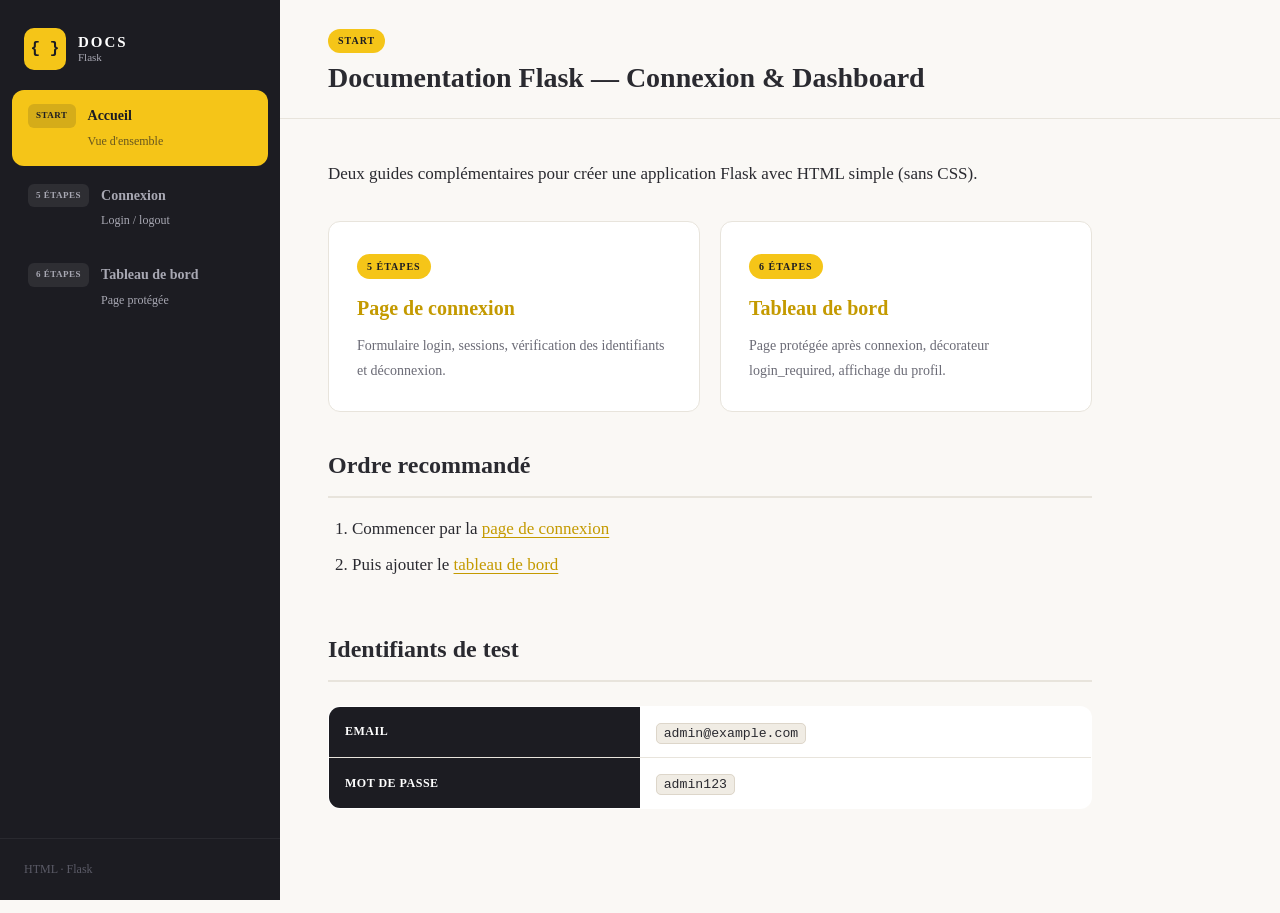
<file: index.html>
<!DOCTYPE html>
<html lang="fr">
<head>
    <meta charset="UTF-8">
    <meta name="viewport" content="width=device-width, initial-scale=1.0">
    <title>Accueil — Documentation Flask</title>
    <link rel="stylesheet" href="css/style.css">
</head>
<body>
    <div class="layout">
        <aside class="sidebar">
            <div class="sidebar-header">
                <a href="index.html" class="brand">
                    <span class="brand-icon">{ }</span>
                    <span class="brand-text">
                        <strong>DOCS</strong>
                        <small>Flask</small>
                    </span>
                </a>
            </div>
            <nav class="sidebar-nav">
                <a href="index.html" class="nav-item active">
                    <span class="nav-badge">Start</span>
                    <span class="nav-item-text">
                        <strong>Accueil</strong>
                        <small>Vue d'ensemble</small>
                    </span>
                </a>
                <a href="connexion.html" class="nav-item">
                    <span class="nav-badge">5 étapes</span>
                    <span class="nav-item-text">
                        <strong>Connexion</strong>
                        <small>Login / logout</small>
                    </span>
                </a>
                <a href="dashboard.html" class="nav-item">
                    <span class="nav-badge">6 étapes</span>
                    <span class="nav-item-text">
                        <strong>Tableau de bord</strong>
                        <small>Page protégée</small>
                    </span>
                </a>
            </nav>
            <div class="sidebar-footer">
                <p>HTML · Flask</p>
            </div>
        </aside>

        <div class="main">
            <header class="topbar">
                <span class="topbar-badge">Start</span>
                <h1 class="topbar-title">Documentation Flask — Connexion & Dashboard</h1>
            </header>

            <article class="doc-content">
                <p>Deux guides complémentaires pour créer une application Flask avec HTML simple (sans CSS).</p>

                <div class="cards">
                    <a href="connexion.html" class="card">
                        <span class="card-badge">5 étapes</span>
                        <h2>Page de connexion</h2>
                        <p>Formulaire login, sessions, vérification des identifiants et déconnexion.</p>
                    </a>
                    <a href="dashboard.html" class="card">
                        <span class="card-badge">6 étapes</span>
                        <h2>Tableau de bord</h2>
                        <p>Page protégée après connexion, décorateur login_required, affichage du profil.</p>
                    </a>
                </div>

                <h2>Ordre recommandé</h2>
                <ol>
                    <li>Commencer par la <a href="connexion.html">page de connexion</a></li>
                    <li>Puis ajouter le <a href="dashboard.html">tableau de bord</a></li>
                </ol>

                <h2>Identifiants de test</h2>
                <table>
                    <tr><th>Email</th><td><code>admin@example.com</code></td></tr>
                    <tr><th>Mot de passe</th><td><code>admin123</code></td></tr>
                </table>
            </article>
        </div>
    </div>
</body>
</html>
</file>
<file: css/style.css>
:root {
    --sidebar-bg: #1c1c22;
    --sidebar-text: #a8a8b3;
    --sidebar-width: 280px;
    --content-bg: #faf8f5;
    --content-text: #2a2a30;
    --content-muted: #6b6b76;
    --accent: #f5c518;
    --accent-dark: #c49a00;
    --border: #e8e4dc;
    --code-bg: #f0ece4;
    --font-display: Georgia, "Times New Roman", serif;
    --font-body: Georgia, "Times New Roman", serif;
    --font-mono: Consolas, Monaco, monospace;
    --radius: 12px;
}

*, *::before, *::after { box-sizing: border-box; margin: 0; padding: 0; }

html { scroll-behavior: smooth; }

body {
    font-family: var(--font-body);
    font-size: 17px;
    line-height: 1.75;
    color: var(--content-text);
    background: var(--content-bg);
}

.layout { display: flex; min-height: 100vh; }

/* Sidebar */
.sidebar {
    position: fixed;
    top: 0; left: 0;
    width: var(--sidebar-width);
    height: 100vh;
    background: var(--sidebar-bg);
    color: var(--sidebar-text);
    display: flex;
    flex-direction: column;
    overflow-y: auto;
    z-index: 100;
}

.sidebar-header { padding: 28px 24px 20px; }

.brand {
    display: flex;
    align-items: center;
    gap: 12px;
    text-decoration: none;
    color: white;
}

.brand-icon {
    width: 42px; height: 42px;
    background: var(--accent);
    color: var(--sidebar-bg);
    border-radius: 10px;
    display: flex;
    align-items: center;
    justify-content: center;
    font-family: var(--font-mono);
    font-weight: bold;
    font-size: 16px;
}

.brand-text { display: flex; flex-direction: column; line-height: 1.2; }
.brand-text strong { font-size: 15px; letter-spacing: 2px; }
.brand-text small { font-size: 11px; color: var(--sidebar-text); }

.nav-label {
    font-size: 10px;
    letter-spacing: 2px;
    text-transform: uppercase;
    color: #5a5a66;
    padding: 0 24px 12px;
}

.sidebar-nav { padding: 0 12px; flex: 1; }

.nav-item {
    display: flex;
    align-items: flex-start;
    gap: 12px;
    padding: 14px 16px;
    margin-bottom: 4px;
    border-radius: var(--radius);
    text-decoration: none;
    color: var(--sidebar-text);
}

.nav-item:hover { background: rgba(255,255,255,0.06); color: white; }

.nav-item.active {
    background: var(--accent);
    color: var(--sidebar-bg);
}

.nav-item.active small { color: rgba(28,28,34,0.65); }

.nav-badge {
    font-size: 9px;
    font-weight: bold;
    letter-spacing: 0.5px;
    text-transform: uppercase;
    background: rgba(255,255,255,0.08);
    padding: 4px 8px;
    border-radius: 6px;
}

.nav-item.active .nav-badge { background: rgba(28,28,34,0.15); }

.nav-item-text { display: flex; flex-direction: column; gap: 2px; }
.nav-item-text strong { font-size: 14px; }
.nav-item-text small { font-size: 12px; }

.sidebar-footer {
    padding: 20px 24px;
    border-top: 1px solid rgba(255,255,255,0.06);
    font-size: 12px;
    color: #5a5a66;
}

/* Main */
.main {
    flex: 1;
    margin-left: var(--sidebar-width);
    min-width: 0;
}

.topbar {
    position: sticky;
    top: 0;
    z-index: 50;
    padding: 24px 48px;
    background: rgba(250,248,245,0.95);
    border-bottom: 1px solid var(--border);
}

.topbar-badge {
    display: inline-block;
    font-size: 10px;
    font-weight: bold;
    letter-spacing: 1px;
    text-transform: uppercase;
    background: var(--accent);
    color: var(--sidebar-bg);
    padding: 3px 10px;
    border-radius: 20px;
    margin-bottom: 8px;
}

.topbar-title {
    font-size: 28px;
    font-weight: bold;
    line-height: 1.2;
}

/* Content */
.doc-content {
    max-width: 860px;
    padding: 40px 48px 80px;
}

.doc-content h1 { font-size: 32px; margin-bottom: 16px; }
.doc-content h1.page-hidden { display: none; }

.doc-content h2 {
    font-size: 24px;
    margin: 48px 0 16px;
    padding-bottom: 10px;
    border-bottom: 2px solid var(--border);
    scroll-margin-top: 80px;
}

.doc-content h2:first-of-type { margin-top: 0; }

.doc-content h3 {
    font-size: 18px;
    margin: 32px 0 12px;
    scroll-margin-top: 80px;
}

.doc-content h4 { font-size: 16px; margin: 24px 0 8px; }
.doc-content p { margin-bottom: 16px; }

.doc-content a {
    color: var(--accent-dark);
    text-underline-offset: 3px;
}

.doc-content ul, .doc-content ol { margin: 0 0 16px 24px; }
.doc-content li { margin-bottom: 6px; }
.doc-content hr { border: none; border-top: 1px solid var(--border); margin: 40px 0; }

.doc-content blockquote {
    margin: 24px 0;
    padding: 16px 24px;
    background: #fff9e6;
    border-left: 4px solid var(--accent);
    border-radius: 0 var(--radius) var(--radius) 0;
}

.doc-content table {
    width: 100%;
    border-collapse: collapse;
    margin: 24px 0;
    font-size: 15px;
    background: white;
    border-radius: var(--radius);
    overflow: hidden;
    border: 1px solid var(--border);
}

.doc-content th, .doc-content td {
    padding: 12px 16px;
    text-align: left;
    border-bottom: 1px solid var(--border);
}

.doc-content th {
    background: var(--sidebar-bg);
    color: white;
    font-size: 12px;
    text-transform: uppercase;
    letter-spacing: 0.5px;
}

.doc-content tr:last-child td { border-bottom: none; }

.doc-content code {
    font-family: var(--font-mono);
    font-size: 0.88em;
    background: var(--code-bg);
    border: 1px solid #ddd6ca;
    padding: 2px 7px;
    border-radius: 5px;
}

.doc-content pre {
    margin: 20px 0;
    border-radius: var(--radius);
    overflow-x: auto;
    background: #1e1e2e;
    border: 1px solid #333;
}

.doc-content pre code {
    display: block;
    padding: 20px 24px;
    background: none;
    border: none;
    color: #cdd6f4;
    font-size: 13px;
    line-height: 1.6;
}

/* Cards accueil */
.cards {
    display: grid;
    grid-template-columns: repeat(auto-fit, minmax(260px, 1fr));
    gap: 20px;
    margin: 32px 0;
}

.card {
    display: block;
    padding: 28px;
    background: white;
    border: 1px solid var(--border);
    border-radius: var(--radius);
    text-decoration: none;
    color: inherit;
    transition: border-color 0.2s, box-shadow 0.2s;
}

.card:hover {
    border-color: var(--accent);
    box-shadow: 0 8px 24px rgba(0,0,0,0.08);
}

.card-badge {
    display: inline-block;
    font-size: 10px;
    font-weight: bold;
    letter-spacing: 1px;
    text-transform: uppercase;
    background: var(--accent);
    color: var(--sidebar-bg);
    padding: 4px 10px;
    border-radius: 20px;
    margin-bottom: 12px;
}

.card h2 { font-size: 20px; margin: 0 0 8px; border: none; padding: 0; }
.card p { font-size: 14px; color: var(--content-muted); margin: 0; }

@media (max-width: 768px) {
    .sidebar { position: static; width: 100%; height: auto; }
    .layout { flex-direction: column; }
    .main { margin-left: 0; }
    .topbar, .doc-content { padding-left: 20px; padding-right: 20px; }
}
</file>
